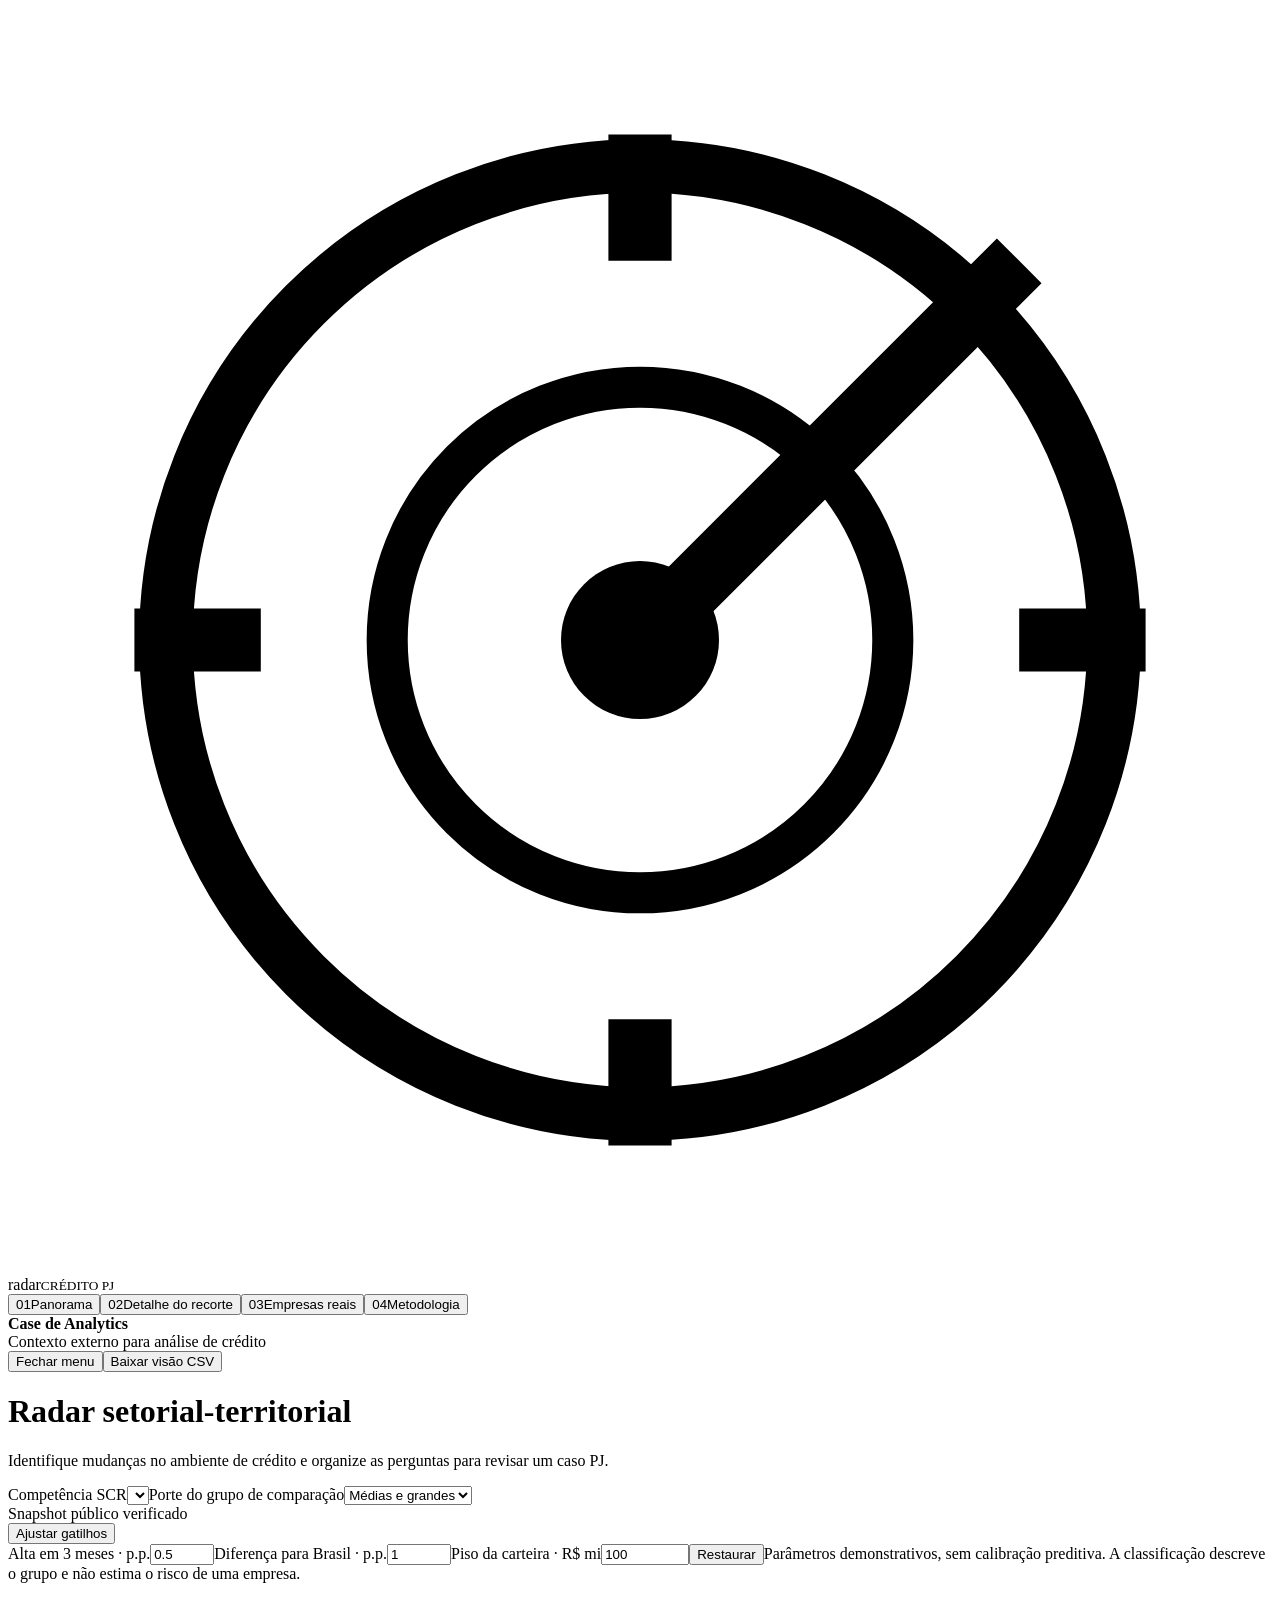
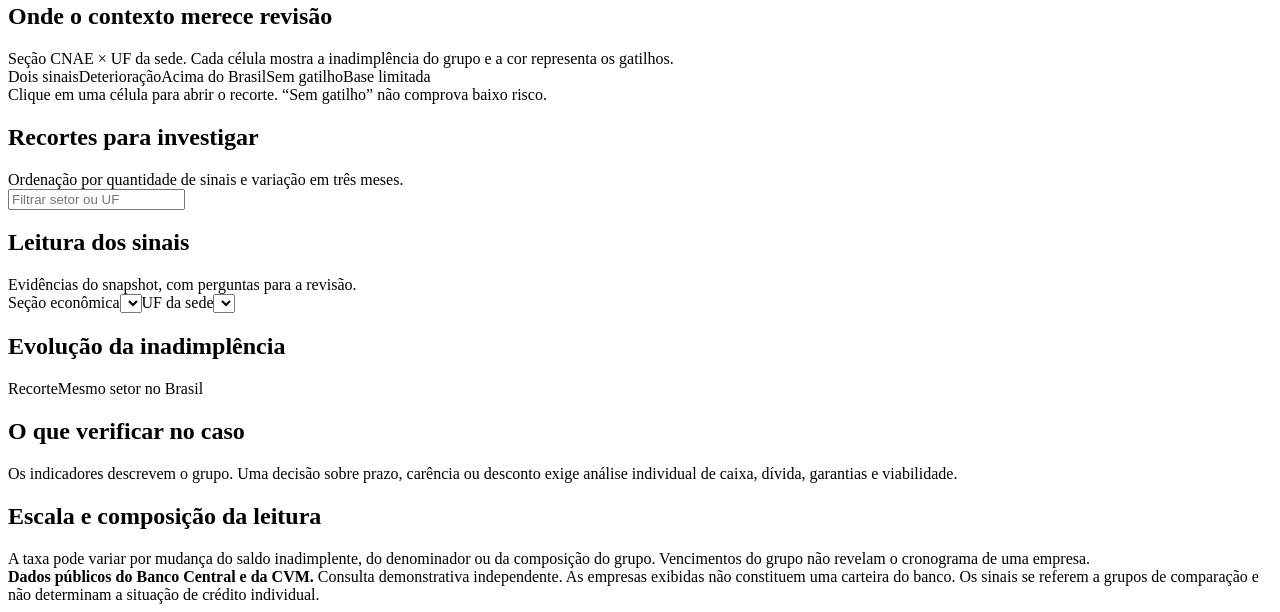
<file: web/index.template.html>
<!doctype html>
<html lang="pt-BR"><head><meta charset="utf-8"><meta name="viewport" content="width=device-width,initial-scale=1"><meta name="description" content="Radar Setorial-Territorial PJ: contexto de crédito com dados públicos do Banco Central e empresas reais da CVM."><title>Radar Setorial-Territorial PJ</title><style>/*__STYLE__*/</style></head>
<body>
<aside class="sidebar" id="side-menu"><div class="brand"><svg viewBox="0 0 40 40" fill="none" aria-hidden="true"><circle cx="20" cy="20" r="15" stroke="currentColor" stroke-width="1.7"/><circle cx="20" cy="20" r="8" stroke="currentColor" stroke-width="1.3"/><path d="M20 20L32 8M20 4v4M4 20h4M20 32v4M32 20h4" stroke="currentColor" stroke-width="2"/><circle cx="20" cy="20" r="2.5" fill="currentColor"/></svg><div>radar<span><small>CRÉDITO PJ</small></span></div></div>
<nav class="nav" aria-label="Visões do radar"><button data-view="overview" class="active"><span>01</span>Panorama</button><button data-view="detail"><span>02</span>Detalhe do recorte</button><button data-view="companies"><span>03</span>Empresas reais</button><button data-view="method"><span>04</span>Metodologia</button></nav>
<div class="sidefoot"><b>Case de Analytics</b></div></aside>
<main class="shell">
<header><div class="topline"><span class="eyebrow">Contexto externo para análise de crédito</span><div class="top-actions"><button class="btn" id="menu-toggle" aria-controls="side-menu" aria-expanded="true">Fechar menu</button><button class="btn primary" id="export-button">Baixar visão CSV</button></div></div><h1 id="page-title">Radar setorial-territorial</h1><p class="subtitle" id="page-subtitle">Identifique mudanças no ambiente de crédito e organize as perguntas para revisar um caso PJ.</p></header>
<section class="filters" aria-label="Filtros e parâmetros"><label class="control">Competência SCR<select id="month-select"></select></label><label class="control">Porte do grupo de comparação<select id="size-select"><option value="mg">Médias e grandes</option><option value="grande">Grandes</option><option value="medio">Médias</option><option value="mp">Micro e pequenas</option><option value="all">Todos os portes</option></select></label><div class="live">Snapshot público verificado</div><button class="rule-toggle" id="rules-toggle" aria-expanded="false">Ajustar gatilhos</button>
<div class="rules" id="rules-panel"><label class="control">Alta em 3 meses · p.p.<input id="delta-input" type="number" min="0.1" max="20" step="0.1" value="0.5"></label><label class="control">Diferença para Brasil · p.p.<input id="gap-input" type="number" min="0.1" max="30" step="0.1" value="1"></label><label class="control">Piso da carteira · R$ mi<input id="material-input" type="number" min="0" max="1000000" step="50" value="100"></label><button class="btn" id="reset-rules">Restaurar</button><span class="caption">Parâmetros demonstrativos, sem calibração preditiva. A classificação descreve o grupo e não estima o risco de uma empresa.</span></div></section>
<section id="overview" class="view active" aria-label="Panorama"><div id="overview-kpis" class="kpis"></div><div class="panel"><div class="panel-head"><div><h2>Onde o contexto merece revisão</h2><div class="caption">Seção CNAE × UF da sede. Cada célula mostra a inadimplência do grupo e a cor representa os gatilhos.</div></div><div class="legend"><span><i class="swatch both"></i>Dois sinais</span><span><i class="swatch recent"></i>Deterioração</span><span><i class="swatch above"></i>Acima do Brasil</span><span><i class="swatch"></i>Sem gatilho</span><span><i class="swatch limited"></i>Base limitada</span></div></div><div class="matrix-wrap" id="heatmap"></div><div class="matrix-foot"><span class="caption">Clique em uma célula para abrir o recorte. “Sem gatilho” não comprova baixo risco.</span><span class="caption" id="matrix-coverage"></span></div></div><div class="cols"><div class="panel"><div class="panel-head"><div><h2>Recortes para investigar</h2><div class="caption">Ordenação por quantidade de sinais e variação em três meses.</div></div><label><input class="text-input" id="ranking-search" placeholder="Filtrar setor ou UF" aria-label="Filtrar ranking"></label></div><div class="table-wrap" id="ranking"></div></div><div class="panel"><h2>Leitura dos sinais</h2><div class="caption">Evidências do snapshot, com perguntas para a revisão.</div><div id="insights"></div></div></div></section>
<section id="detail" class="view" aria-label="Detalhe do recorte"><div class="panel"><div class="drill-controls"><label class="control">Seção econômica<select id="sector-select"></select></label><label class="control">UF da sede<select id="uf-select"></select></label><span id="detail-status"></span></div></div><div id="detail-kpis" class="kpis"></div><div class="cols"><div class="panel"><div class="panel-head"><div><h2>Evolução da inadimplência</h2><div class="caption" id="chart-subtitle"></div></div><div class="legend"><span><i class="swatch" style="background:var(--brand)"></i>Recorte</span><span><i class="swatch" style="background:var(--blue)"></i>Mesmo setor no Brasil</span></div></div><div id="trend-chart"></div><div class="note" id="detail-evidence"></div></div><div class="panel"><h2>O que verificar no caso</h2><div id="detail-questions"></div><div class="note warm">Os indicadores descrevem o grupo. Uma decisão sobre prazo, carência ou desconto exige análise individual de caixa, dívida, garantias e viabilidade.</div></div></div><div class="panel"><h2>Escala e composição da leitura</h2><div id="detail-composition" class="mini-facts"></div><div class="note">A taxa pode variar por mudança do saldo inadimplente, do denominador ou da composição do grupo. Vencimentos do grupo não revelam o cronograma de uma empresa.</div></div></section>
<section id="companies" class="view" aria-label="Consulta por empresa"><div class="company-layout"><div class="company-list" id="company-list"></div><div id="company-detail"></div></div></section>
<section id="method" class="view" aria-label="Metodologia"><div id="method-content"></div></section>
<footer class="footer"><strong>Dados públicos do Banco Central e da CVM.</strong> Consulta demonstrativa independente. As empresas exibidas não constituem uma carteira do banco. Os sinais se referem a grupos de comparação e não determinam a situação de crédito individual.<br><span id="footer-meta"></span></footer>
</main><div id="toast" class="toast hidden" role="status"></div>
<script type="application/json" id="radar-data">/*__DATA__*/</script><script>/*__ENGINE__*/</script><script>/*__DIRECTORY__*/</script><script>/*__PROFILE__*/</script><script>/*__AI__*/</script><script>/*__APP__*/</script>
</body></html>
</file>
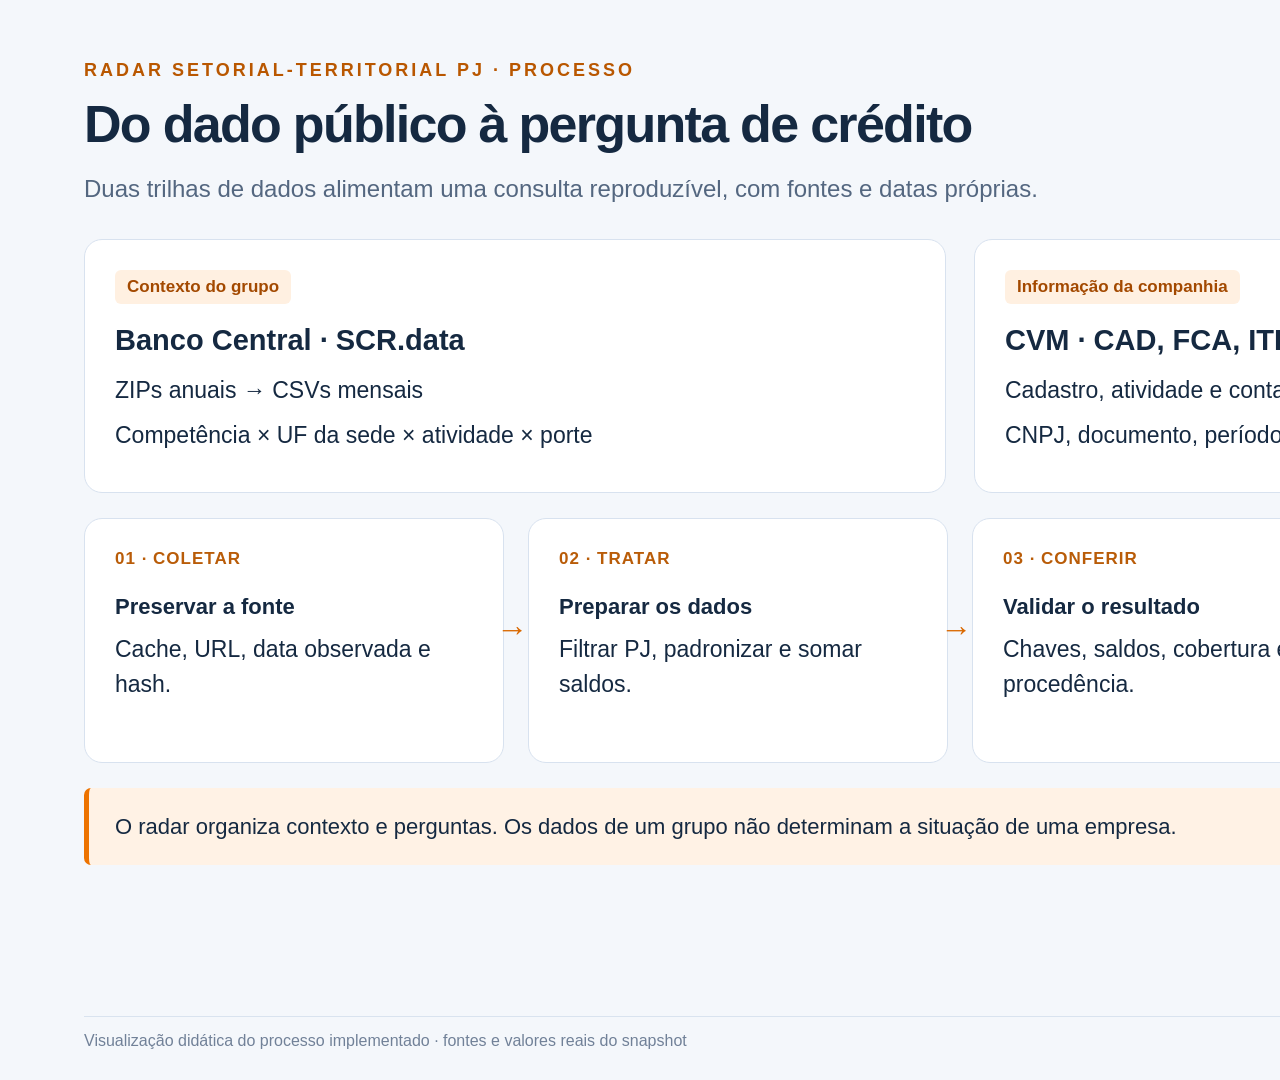
<file: assets/fontes/01_fluxo_dados.html>
<!doctype html><html lang="pt-BR"><meta charset="utf-8"><title>Do dado público à pergunta de crédito</title><style>*{box-sizing:border-box}body{margin:0;background:#f4f7fb;color:#152941;font-family:Segoe UI,Arial,sans-serif}.canvas{width:1920px;height:1080px;padding:60px 84px;position:relative;overflow:hidden}.eyebrow{font-size:18px;letter-spacing:3px;font-weight:650;text-transform:uppercase;color:#b95700;margin-bottom:14px}h1{font-size:52px;line-height:1.12;letter-spacing:-1.7px;margin:0 0 18px;max-width:1700px}h2{font-size:29px;margin:0 0 16px}h3{font-size:22px;margin:0 0 12px}.sub{font-size:24px;color:#546780;line-height:1.5;margin:0 0 32px}.grid{display:grid;grid-template-columns:1fr 1fr;gap:28px}.card{background:white;border:1px solid #d8e2ef;border-radius:18px;padding:30px}.dark{background:#152941;color:#fff;border:0}.dark p{color:#b8cbe0}.card p{font-size:23px;line-height:1.5;margin:10px 0}.accent{color:#d96500}.tag{display:inline-block;font-size:17px;padding:7px 12px;border-radius:6px;background:#fff0e1;color:#a34900;font-weight:600}.flow{display:grid;grid-template-columns:repeat(4,1fr);gap:24px;margin-top:25px}.flow .card{position:relative;min-height:245px}.flow .card:not(:last-child):after{content:'→';position:absolute;right:-25px;top:92px;font-size:32px;color:#da6900;z-index:2}.step{font-size:17px;color:#b95c08;letter-spacing:1px;font-weight:700;margin-bottom:25px}.number{font-size:66px;font-weight:700;letter-spacing:-2px;line-height:1.15}.big{font-size:105px;font-weight:700;letter-spacing:-4px;line-height:1.2}.muted{color:#64768c}.small{font-size:18px!important;line-height:1.55!important}.note{margin-top:25px;padding:22px 26px;border-left:5px solid #ed7300;background:#fff2e5;font-size:22px;line-height:1.5;border-radius:7px}.footer{position:absolute;bottom:30px;left:84px;right:84px;font-size:16px;color:#718198;border-top:1px solid #d9e3ef;padding-top:15px;display:flex;justify-content:space-between}table{border-collapse:collapse;width:100%;font-size:21px}th{text-align:left;font-weight:600;font-size:17px;text-transform:uppercase;letter-spacing:.3px;color:#61758d;background:#f3f6fa}td,th{padding:18px 14px;border-bottom:1px solid #e1e7f0}td.num,th.num{text-align:right;font-variant-numeric:tabular-nums}.mono,pre{font-family:Consolas,monospace}pre{white-space:pre-wrap;background:#14253c;color:#d6e6f9;border-radius:13px;padding:24px;font-size:22px;line-height:1.65;margin:0}.split{display:flex;align-items:center;gap:28px}.pill{background:#e6f1ed;color:#246f5d;font-size:18px;font-weight:600;padding:8px 14px;border-radius:24px}.check{color:#24725f;font-weight:650}.metrics{display:grid;grid-template-columns:repeat(3,1fr);gap:25px;margin-top:25px}.metric{padding:25px;border:1px solid #dce4ee;border-radius:12px}.metric strong{font-size:42px;display:block;margin-top:12px}</style><div class="canvas"><div class="eyebrow">Radar Setorial-Territorial PJ · Processo</div><h1>Do dado público à pergunta de crédito</h1><p class="sub">Duas trilhas de dados alimentam uma consulta reproduzível, com fontes e datas próprias.</p><div class="grid"><div class="card"><span class="tag">Contexto do grupo</span><h2 style="margin-top:20px">Banco Central · SCR.data</h2><p>ZIPs anuais → CSVs mensais</p><p>Competência × UF da sede × atividade × porte</p></div><div class="card"><span class="tag">Informação da companhia</span><h2 style="margin-top:20px">CVM · CAD, FCA, ITR e DFP</h2><p>Cadastro, atividade e contas publicadas</p><p>CNPJ, documento, período, versão e escopo</p></div></div><div class="flow"><div class="card"><div class="step">01 · COLETAR</div><h3>Preservar a fonte</h3><p>Cache, URL, data observada e hash.</p></div><div class="card"><div class="step">02 · TRATAR</div><h3>Preparar os dados</h3><p>Filtrar PJ, padronizar e somar saldos.</p></div><div class="card"><div class="step">03 · CONFERIR</div><h3>Validar o resultado</h3><p>Chaves, saldos, cobertura e procedência.</p></div><div class="card dark"><div class="step">04 · CONSULTAR</div><h3>Explorar a evidência</h3><p>JSON incorporado ao HTML offline.</p></div></div><div class="note">O radar organiza contexto e perguntas. Os dados de um grupo não determinam a situação de uma empresa.</div><div class="footer"><span>Visualização didática do processo implementado · fontes e valores reais do snapshot</span><span>BCB / SCR.data · CVM · 30/10/2026</span></div></div></html>
</file>
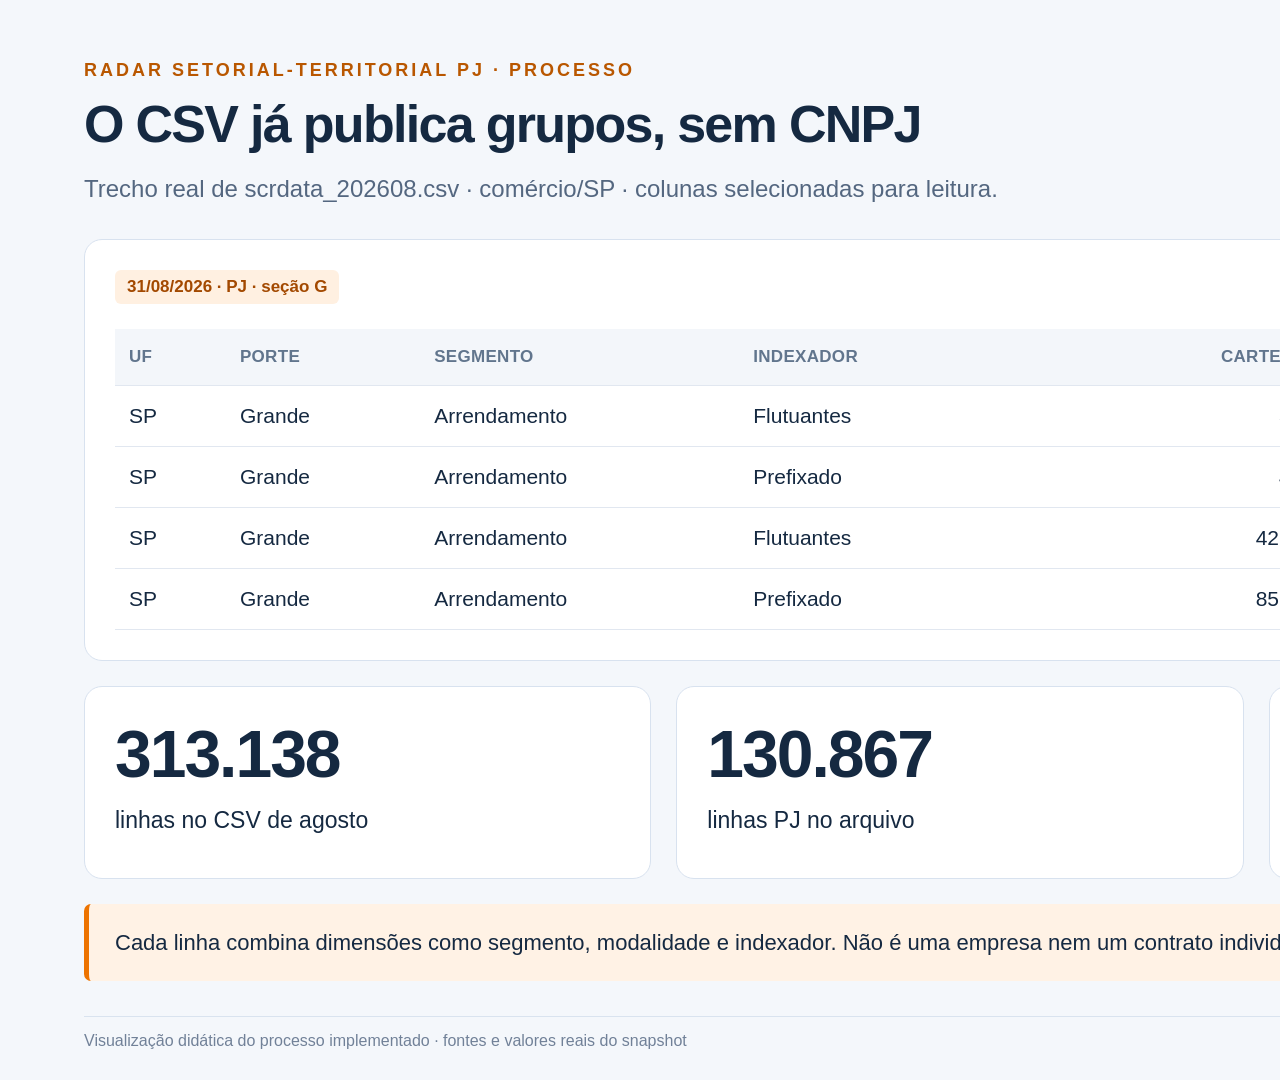
<file: assets/fontes/02_csv_original.html>
<!doctype html><html lang="pt-BR"><meta charset="utf-8"><title>O CSV já publica grupos, sem CNPJ</title><style>*{box-sizing:border-box}body{margin:0;background:#f4f7fb;color:#152941;font-family:Segoe UI,Arial,sans-serif}.canvas{width:1920px;height:1080px;padding:60px 84px;position:relative;overflow:hidden}.eyebrow{font-size:18px;letter-spacing:3px;font-weight:650;text-transform:uppercase;color:#b95700;margin-bottom:14px}h1{font-size:52px;line-height:1.12;letter-spacing:-1.7px;margin:0 0 18px;max-width:1700px}h2{font-size:29px;margin:0 0 16px}h3{font-size:22px;margin:0 0 12px}.sub{font-size:24px;color:#546780;line-height:1.5;margin:0 0 32px}.grid{display:grid;grid-template-columns:1fr 1fr;gap:28px}.card{background:white;border:1px solid #d8e2ef;border-radius:18px;padding:30px}.dark{background:#152941;color:#fff;border:0}.dark p{color:#b8cbe0}.card p{font-size:23px;line-height:1.5;margin:10px 0}.accent{color:#d96500}.tag{display:inline-block;font-size:17px;padding:7px 12px;border-radius:6px;background:#fff0e1;color:#a34900;font-weight:600}.flow{display:grid;grid-template-columns:repeat(4,1fr);gap:24px;margin-top:25px}.flow .card{position:relative;min-height:245px}.flow .card:not(:last-child):after{content:'→';position:absolute;right:-25px;top:92px;font-size:32px;color:#da6900;z-index:2}.step{font-size:17px;color:#b95c08;letter-spacing:1px;font-weight:700;margin-bottom:25px}.number{font-size:66px;font-weight:700;letter-spacing:-2px;line-height:1.15}.big{font-size:105px;font-weight:700;letter-spacing:-4px;line-height:1.2}.muted{color:#64768c}.small{font-size:18px!important;line-height:1.55!important}.note{margin-top:25px;padding:22px 26px;border-left:5px solid #ed7300;background:#fff2e5;font-size:22px;line-height:1.5;border-radius:7px}.footer{position:absolute;bottom:30px;left:84px;right:84px;font-size:16px;color:#718198;border-top:1px solid #d9e3ef;padding-top:15px;display:flex;justify-content:space-between}table{border-collapse:collapse;width:100%;font-size:21px}th{text-align:left;font-weight:600;font-size:17px;text-transform:uppercase;letter-spacing:.3px;color:#61758d;background:#f3f6fa}td,th{padding:18px 14px;border-bottom:1px solid #e1e7f0}td.num,th.num{text-align:right;font-variant-numeric:tabular-nums}.mono,pre{font-family:Consolas,monospace}pre{white-space:pre-wrap;background:#14253c;color:#d6e6f9;border-radius:13px;padding:24px;font-size:22px;line-height:1.65;margin:0}.split{display:flex;align-items:center;gap:28px}.pill{background:#e6f1ed;color:#246f5d;font-size:18px;font-weight:600;padding:8px 14px;border-radius:24px}.check{color:#24725f;font-weight:650}.metrics{display:grid;grid-template-columns:repeat(3,1fr);gap:25px;margin-top:25px}.metric{padding:25px;border:1px solid #dce4ee;border-radius:12px}.metric strong{font-size:42px;display:block;margin-top:12px}</style><div class="canvas"><div class="eyebrow">Radar Setorial-Territorial PJ · Processo</div><h1>O CSV já publica grupos, sem CNPJ</h1><p class="sub">Trecho real de scrdata_202608.csv · comércio/SP · colunas selecionadas para leitura.</p><div class="card"><div class="split" style="justify-content:space-between;margin-bottom:25px"><span class="tag">31/08/2026 · PJ · seção G</span><span class="muted small">Separador ; · UTF-8 · vírgula decimal</span></div><table><tr><th>UF</th><th>Porte</th><th>Segmento</th><th>Indexador</th><th class="num">Carteira ativa · R$</th><th class="num">Inadimplente · R$</th></tr><tr><td>SP</td><td>Grande</td><td>Arrendamento</td><td>Flutuantes</td><td class="num">3.819.589,22</td><td class="num">254.048,03</td></tr><tr><td>SP</td><td>Grande</td><td>Arrendamento</td><td>Prefixado</td><td class="num">4.085.405,34</td><td class="num">0,00</td></tr><tr><td>SP</td><td>Grande</td><td>Arrendamento</td><td>Flutuantes</td><td class="num">429.559.090,47</td><td class="num">0,00</td></tr><tr><td>SP</td><td>Grande</td><td>Arrendamento</td><td>Prefixado</td><td class="num">856.912.475,13</td><td class="num">303.212,01</td></tr></table></div><div class="metrics"><div class="card"><div class="number">313.138</div><p>linhas no CSV de agosto</p></div><div class="card"><div class="number">130.867</div><p>linhas PJ no arquivo</p></div><div class="card"><div class="number accent">428</div><p>linhas de comércio/SP, médias e grandes</p></div></div><div class="note">Cada linha combina dimensões como segmento, modalidade e indexador. Não é uma empresa nem um contrato individual.</div><div class="footer"><span>Visualização didática do processo implementado · fontes e valores reais do snapshot</span><span>BCB / SCR.data · CVM · 30/10/2026</span></div></div></html>
</file>
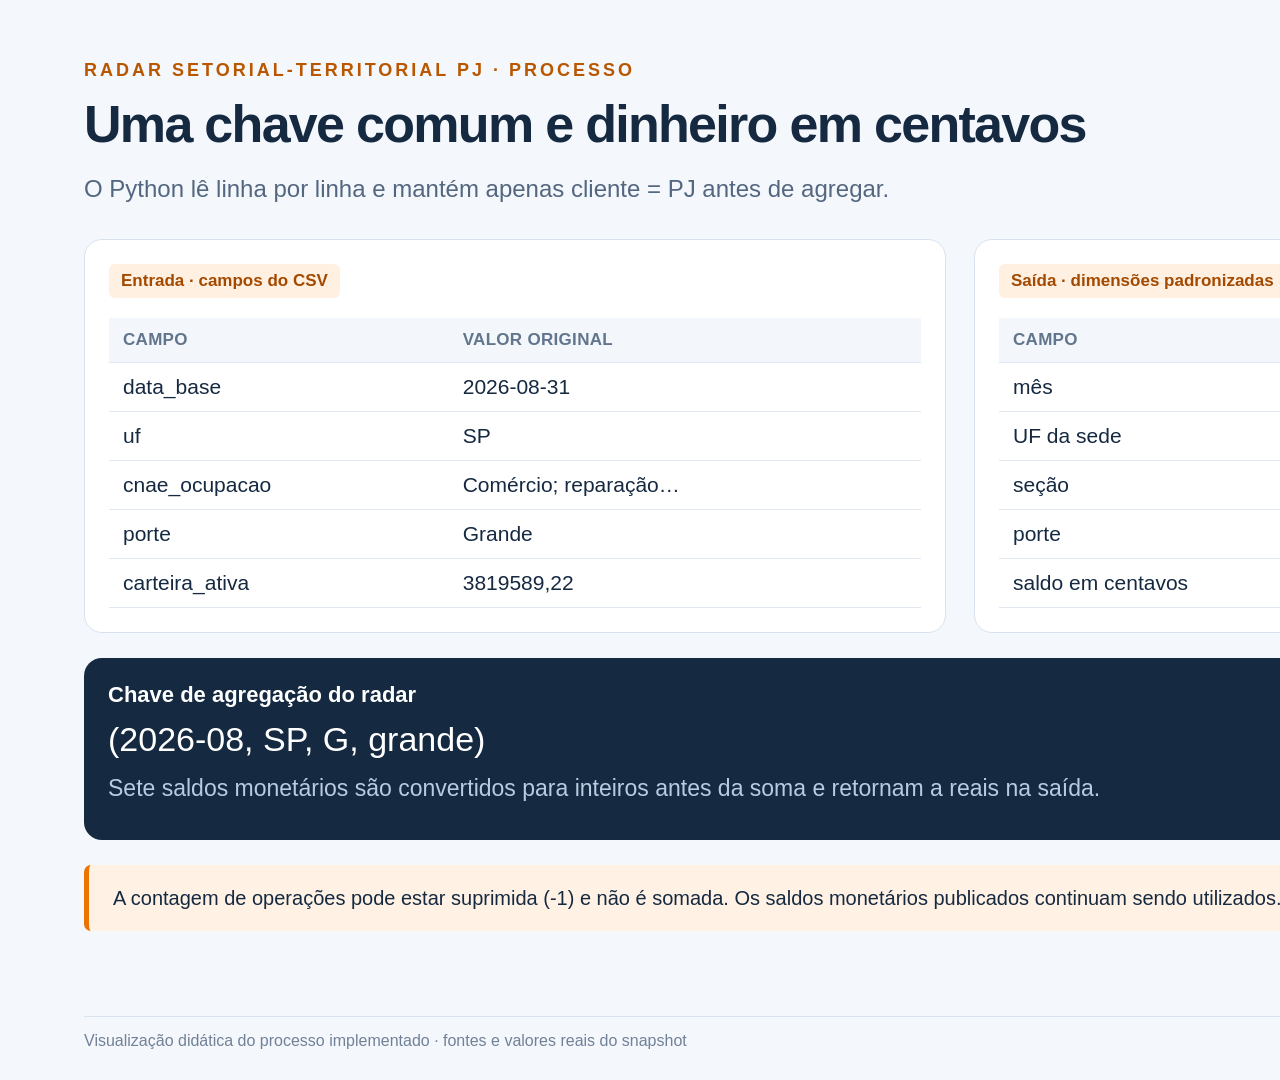
<file: assets/fontes/03_padronizacao.html>
<!doctype html><html lang="pt-BR"><meta charset="utf-8"><title>Uma chave comum e dinheiro em centavos</title><style>*{box-sizing:border-box}body{margin:0;background:#f4f7fb;color:#152941;font-family:Segoe UI,Arial,sans-serif}.canvas{width:1920px;height:1080px;padding:60px 84px;position:relative;overflow:hidden}.eyebrow{font-size:18px;letter-spacing:3px;font-weight:650;text-transform:uppercase;color:#b95700;margin-bottom:14px}h1{font-size:52px;line-height:1.12;letter-spacing:-1.7px;margin:0 0 18px;max-width:1700px}h2{font-size:29px;margin:0 0 16px}h3{font-size:22px;margin:0 0 12px}.sub{font-size:24px;color:#546780;line-height:1.5;margin:0 0 32px}.grid{display:grid;grid-template-columns:1fr 1fr;gap:28px}.card{background:white;border:1px solid #d8e2ef;border-radius:18px;padding:30px}.dark{background:#152941;color:#fff;border:0}.dark p{color:#b8cbe0}.card p{font-size:23px;line-height:1.5;margin:10px 0}.accent{color:#d96500}.tag{display:inline-block;font-size:17px;padding:7px 12px;border-radius:6px;background:#fff0e1;color:#a34900;font-weight:600}.flow{display:grid;grid-template-columns:repeat(4,1fr);gap:24px;margin-top:25px}.flow .card{position:relative;min-height:245px}.flow .card:not(:last-child):after{content:'→';position:absolute;right:-25px;top:92px;font-size:32px;color:#da6900;z-index:2}.step{font-size:17px;color:#b95c08;letter-spacing:1px;font-weight:700;margin-bottom:25px}.number{font-size:66px;font-weight:700;letter-spacing:-2px;line-height:1.15}.big{font-size:105px;font-weight:700;letter-spacing:-4px;line-height:1.2}.muted{color:#64768c}.small{font-size:18px!important;line-height:1.55!important}.note{margin-top:25px;padding:22px 26px;border-left:5px solid #ed7300;background:#fff2e5;font-size:22px;line-height:1.5;border-radius:7px}.footer{position:absolute;bottom:30px;left:84px;right:84px;font-size:16px;color:#718198;border-top:1px solid #d9e3ef;padding-top:15px;display:flex;justify-content:space-between}table{border-collapse:collapse;width:100%;font-size:21px}th{text-align:left;font-weight:600;font-size:17px;text-transform:uppercase;letter-spacing:.3px;color:#61758d;background:#f3f6fa}td,th{padding:18px 14px;border-bottom:1px solid #e1e7f0}td.num,th.num{text-align:right;font-variant-numeric:tabular-nums}.mono,pre{font-family:Consolas,monospace}pre{white-space:pre-wrap;background:#14253c;color:#d6e6f9;border-radius:13px;padding:24px;font-size:22px;line-height:1.65;margin:0}.split{display:flex;align-items:center;gap:28px}.pill{background:#e6f1ed;color:#246f5d;font-size:18px;font-weight:600;padding:8px 14px;border-radius:24px}.check{color:#24725f;font-weight:650}.metrics{display:grid;grid-template-columns:repeat(3,1fr);gap:25px;margin-top:25px}.metric{padding:25px;border:1px solid #dce4ee;border-radius:12px}.metric strong{font-size:42px;display:block;margin-top:12px}td,th{padding:12px 14px}.card{padding:24px}.note{font-size:20px;padding:18px 24px}</style><div class="canvas"><div class="eyebrow">Radar Setorial-Territorial PJ · Processo</div><h1>Uma chave comum e dinheiro em centavos</h1><p class="sub">O Python lê linha por linha e mantém apenas cliente = PJ antes de agregar.</p><div class="grid"><div class="card"><span class="tag">Entrada · campos do CSV</span><table style="margin-top:20px"><tr><th>Campo</th><th>Valor original</th></tr><tr><td>data_base</td><td>2026-08-31</td></tr><tr><td>uf</td><td>SP</td></tr><tr><td>cnae_ocupacao</td><td>Comércio; reparação…</td></tr><tr><td>porte</td><td>Grande</td></tr><tr><td>carteira_ativa</td><td>3819589,22</td></tr></table></div><div class="card"><span class="tag">Saída · dimensões padronizadas</span><table style="margin-top:20px"><tr><th>Campo</th><th>Valor tratado</th></tr><tr><td>mês</td><td>2026-08</td></tr><tr><td>UF da sede</td><td>SP</td></tr><tr><td>seção</td><td>G</td></tr><tr><td>porte</td><td>grande</td></tr><tr><td>saldo em centavos</td><td>381958922</td></tr></table></div></div><div class="card dark" style="margin-top:25px"><h3>Chave de agregação do radar</h3><div style="font-size:34px;margin:12px 0">(2026-08, SP, G, grande)</div><p>Sete saldos monetários são convertidos para inteiros antes da soma e retornam a reais na saída.</p></div><div class="note">A contagem de operações pode estar suprimida (-1) e não é somada. Os saldos monetários publicados continuam sendo utilizados.</div><div class="footer"><span>Visualização didática do processo implementado · fontes e valores reais do snapshot</span><span>BCB / SCR.data · CVM · 30/10/2026</span></div></div></html>
</file>
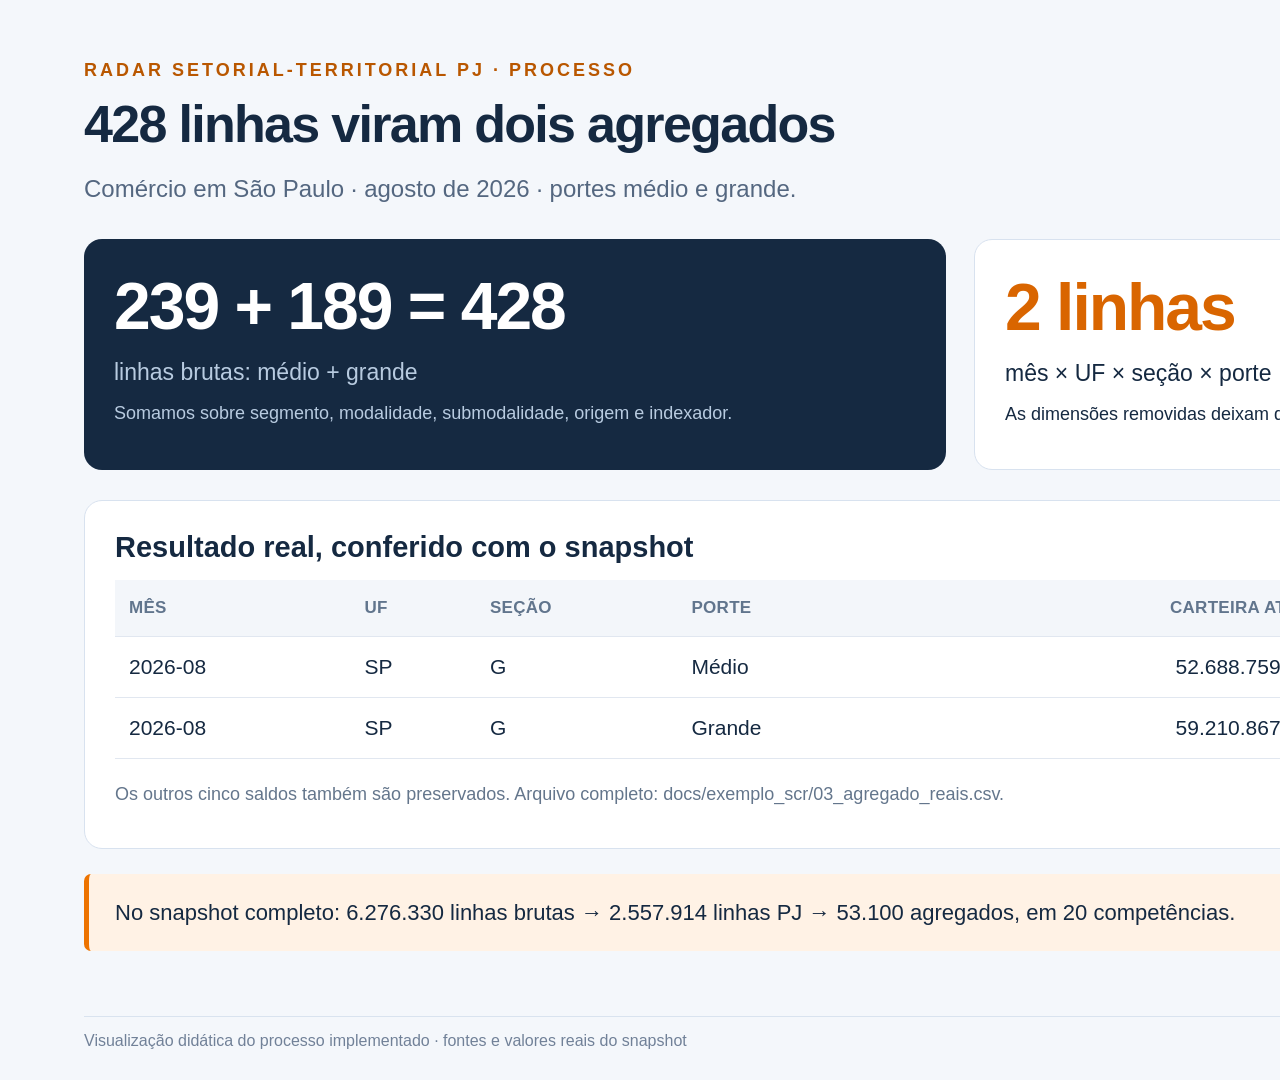
<file: assets/fontes/04_agregacao.html>
<!doctype html><html lang="pt-BR"><meta charset="utf-8"><title>428 linhas viram dois agregados</title><style>*{box-sizing:border-box}body{margin:0;background:#f4f7fb;color:#152941;font-family:Segoe UI,Arial,sans-serif}.canvas{width:1920px;height:1080px;padding:60px 84px;position:relative;overflow:hidden}.eyebrow{font-size:18px;letter-spacing:3px;font-weight:650;text-transform:uppercase;color:#b95700;margin-bottom:14px}h1{font-size:52px;line-height:1.12;letter-spacing:-1.7px;margin:0 0 18px;max-width:1700px}h2{font-size:29px;margin:0 0 16px}h3{font-size:22px;margin:0 0 12px}.sub{font-size:24px;color:#546780;line-height:1.5;margin:0 0 32px}.grid{display:grid;grid-template-columns:1fr 1fr;gap:28px}.card{background:white;border:1px solid #d8e2ef;border-radius:18px;padding:30px}.dark{background:#152941;color:#fff;border:0}.dark p{color:#b8cbe0}.card p{font-size:23px;line-height:1.5;margin:10px 0}.accent{color:#d96500}.tag{display:inline-block;font-size:17px;padding:7px 12px;border-radius:6px;background:#fff0e1;color:#a34900;font-weight:600}.flow{display:grid;grid-template-columns:repeat(4,1fr);gap:24px;margin-top:25px}.flow .card{position:relative;min-height:245px}.flow .card:not(:last-child):after{content:'→';position:absolute;right:-25px;top:92px;font-size:32px;color:#da6900;z-index:2}.step{font-size:17px;color:#b95c08;letter-spacing:1px;font-weight:700;margin-bottom:25px}.number{font-size:66px;font-weight:700;letter-spacing:-2px;line-height:1.15}.big{font-size:105px;font-weight:700;letter-spacing:-4px;line-height:1.2}.muted{color:#64768c}.small{font-size:18px!important;line-height:1.55!important}.note{margin-top:25px;padding:22px 26px;border-left:5px solid #ed7300;background:#fff2e5;font-size:22px;line-height:1.5;border-radius:7px}.footer{position:absolute;bottom:30px;left:84px;right:84px;font-size:16px;color:#718198;border-top:1px solid #d9e3ef;padding-top:15px;display:flex;justify-content:space-between}table{border-collapse:collapse;width:100%;font-size:21px}th{text-align:left;font-weight:600;font-size:17px;text-transform:uppercase;letter-spacing:.3px;color:#61758d;background:#f3f6fa}td,th{padding:18px 14px;border-bottom:1px solid #e1e7f0}td.num,th.num{text-align:right;font-variant-numeric:tabular-nums}.mono,pre{font-family:Consolas,monospace}pre{white-space:pre-wrap;background:#14253c;color:#d6e6f9;border-radius:13px;padding:24px;font-size:22px;line-height:1.65;margin:0}.split{display:flex;align-items:center;gap:28px}.pill{background:#e6f1ed;color:#246f5d;font-size:18px;font-weight:600;padding:8px 14px;border-radius:24px}.check{color:#24725f;font-weight:650}.metrics{display:grid;grid-template-columns:repeat(3,1fr);gap:25px;margin-top:25px}.metric{padding:25px;border:1px solid #dce4ee;border-radius:12px}.metric strong{font-size:42px;display:block;margin-top:12px}</style><div class="canvas"><div class="eyebrow">Radar Setorial-Territorial PJ · Processo</div><h1>428 linhas viram dois agregados</h1><p class="sub">Comércio em São Paulo · agosto de 2026 · portes médio e grande.</p><div class="grid"><div class="card dark"><div class="number">239 + 189 = 428</div><p>linhas brutas: médio + grande</p><p class="small">Somamos sobre segmento, modalidade, submodalidade, origem e indexador.</p></div><div class="card"><div class="number accent">2 linhas</div><p>mês × UF × seção × porte</p><p class="small">As dimensões removidas deixam de ser filtros na consulta do radar.</p></div></div><div class="card" style="margin-top:30px"><h2>Resultado real, conferido com o snapshot</h2><table><tr><th>Mês</th><th>UF</th><th>Seção</th><th>Porte</th><th class="num">Carteira ativa · R$</th><th class="num">Inadimplente · R$</th></tr><tr><td>2026-08</td><td>SP</td><td>G</td><td>Médio</td><td class="num">52.688.759.793,28</td><td class="num">3.361.045.959,87</td></tr><tr><td>2026-08</td><td>SP</td><td>G</td><td>Grande</td><td class="num">59.210.867.162,45</td><td class="num">1.638.438.637,11</td></tr></table><p class="small muted" style="margin-top:22px">Os outros cinco saldos também são preservados. Arquivo completo: docs/exemplo_scr/03_agregado_reais.csv.</p></div><div class="note">No snapshot completo: 6.276.330 linhas brutas → 2.557.914 linhas PJ → 53.100 agregados, em 20 competências.</div><div class="footer"><span>Visualização didática do processo implementado · fontes e valores reais do snapshot</span><span>BCB / SCR.data · CVM · 30/10/2026</span></div></div></html>
</file>
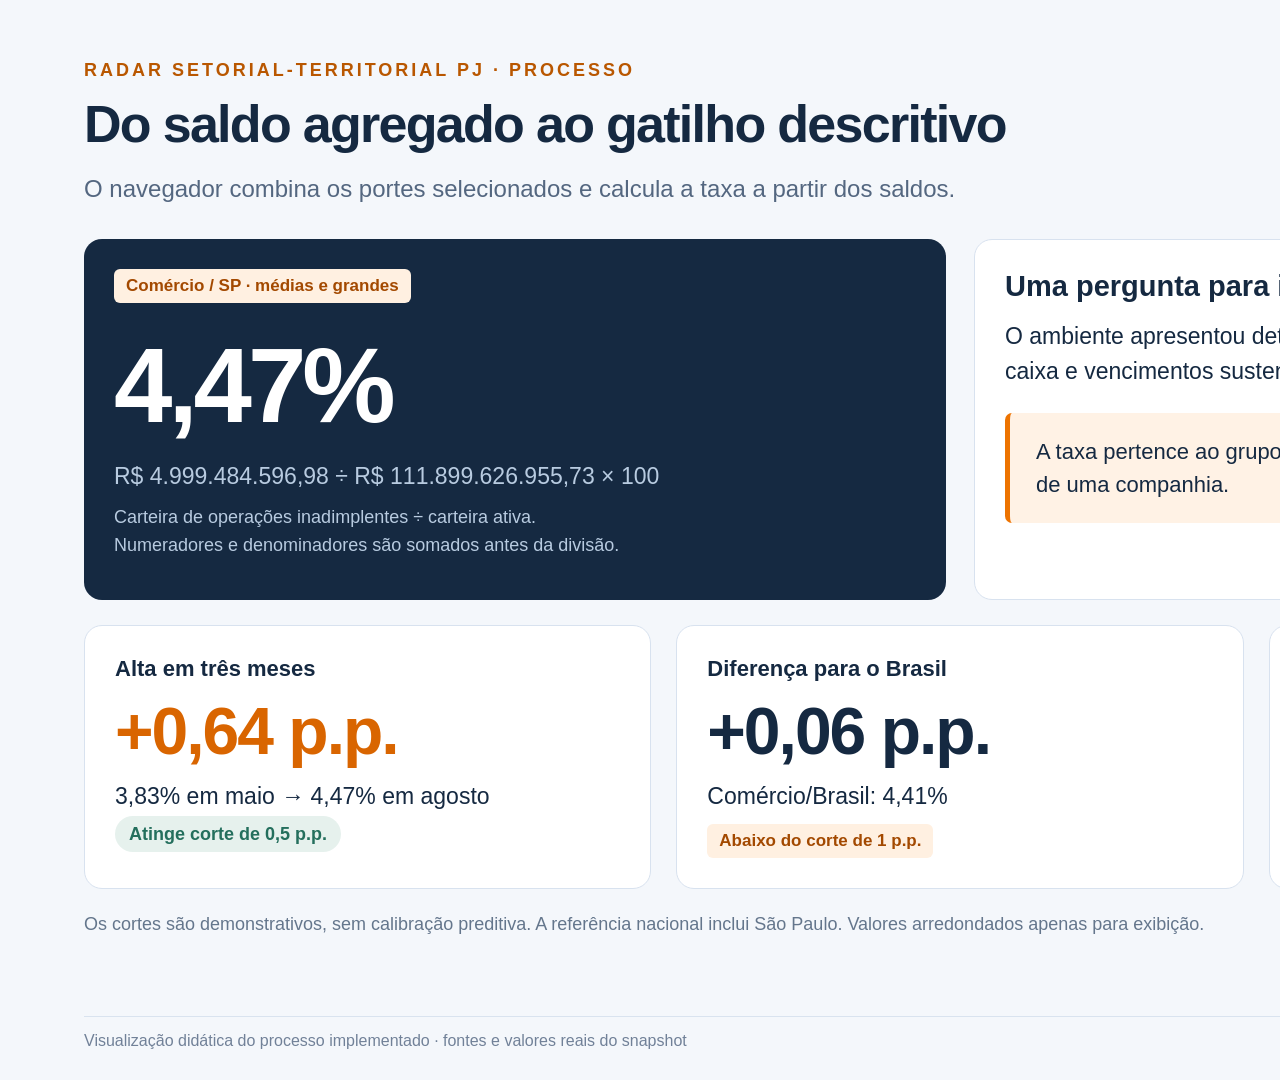
<file: assets/fontes/05_calculo_gatilho.html>
<!doctype html><html lang="pt-BR"><meta charset="utf-8"><title>Do saldo agregado ao gatilho descritivo</title><style>*{box-sizing:border-box}body{margin:0;background:#f4f7fb;color:#152941;font-family:Segoe UI,Arial,sans-serif}.canvas{width:1920px;height:1080px;padding:60px 84px;position:relative;overflow:hidden}.eyebrow{font-size:18px;letter-spacing:3px;font-weight:650;text-transform:uppercase;color:#b95700;margin-bottom:14px}h1{font-size:52px;line-height:1.12;letter-spacing:-1.7px;margin:0 0 18px;max-width:1700px}h2{font-size:29px;margin:0 0 16px}h3{font-size:22px;margin:0 0 12px}.sub{font-size:24px;color:#546780;line-height:1.5;margin:0 0 32px}.grid{display:grid;grid-template-columns:1fr 1fr;gap:28px}.card{background:white;border:1px solid #d8e2ef;border-radius:18px;padding:30px}.dark{background:#152941;color:#fff;border:0}.dark p{color:#b8cbe0}.card p{font-size:23px;line-height:1.5;margin:10px 0}.accent{color:#d96500}.tag{display:inline-block;font-size:17px;padding:7px 12px;border-radius:6px;background:#fff0e1;color:#a34900;font-weight:600}.flow{display:grid;grid-template-columns:repeat(4,1fr);gap:24px;margin-top:25px}.flow .card{position:relative;min-height:245px}.flow .card:not(:last-child):after{content:'→';position:absolute;right:-25px;top:92px;font-size:32px;color:#da6900;z-index:2}.step{font-size:17px;color:#b95c08;letter-spacing:1px;font-weight:700;margin-bottom:25px}.number{font-size:66px;font-weight:700;letter-spacing:-2px;line-height:1.15}.big{font-size:105px;font-weight:700;letter-spacing:-4px;line-height:1.2}.muted{color:#64768c}.small{font-size:18px!important;line-height:1.55!important}.note{margin-top:25px;padding:22px 26px;border-left:5px solid #ed7300;background:#fff2e5;font-size:22px;line-height:1.5;border-radius:7px}.footer{position:absolute;bottom:30px;left:84px;right:84px;font-size:16px;color:#718198;border-top:1px solid #d9e3ef;padding-top:15px;display:flex;justify-content:space-between}table{border-collapse:collapse;width:100%;font-size:21px}th{text-align:left;font-weight:600;font-size:17px;text-transform:uppercase;letter-spacing:.3px;color:#61758d;background:#f3f6fa}td,th{padding:18px 14px;border-bottom:1px solid #e1e7f0}td.num,th.num{text-align:right;font-variant-numeric:tabular-nums}.mono,pre{font-family:Consolas,monospace}pre{white-space:pre-wrap;background:#14253c;color:#d6e6f9;border-radius:13px;padding:24px;font-size:22px;line-height:1.65;margin:0}.split{display:flex;align-items:center;gap:28px}.pill{background:#e6f1ed;color:#246f5d;font-size:18px;font-weight:600;padding:8px 14px;border-radius:24px}.check{color:#24725f;font-weight:650}.metrics{display:grid;grid-template-columns:repeat(3,1fr);gap:25px;margin-top:25px}.metric{padding:25px;border:1px solid #dce4ee;border-radius:12px}.metric strong{font-size:42px;display:block;margin-top:12px}</style><div class="canvas"><div class="eyebrow">Radar Setorial-Territorial PJ · Processo</div><h1>Do saldo agregado ao gatilho descritivo</h1><p class="sub">O navegador combina os portes selecionados e calcula a taxa a partir dos saldos.</p><div class="grid"><div class="card dark"><span class="tag">Comércio / SP · médias e grandes</span><div class="big" style="margin-top:20px">4,47%</div><p>R$ 4.999.484.596,98 ÷ R$ 111.899.626.955,73 × 100</p><p class="small">Carteira de operações inadimplentes ÷ carteira ativa.<br>Numeradores e denominadores são somados antes da divisão.</p></div><div class="card"><h2>Uma pergunta para investigar</h2><p>O ambiente apresentou deterioração recente. Como estoque, recebíveis, caixa e vencimentos sustentam as premissas da empresa?</p><div class="note">A taxa pertence ao grupo de comparação. Não é a probabilidade de default de uma companhia.</div></div></div><div class="metrics"><div class="card"><h3>Alta em três meses</h3><div class="number accent">+0,64 p.p.</div><p>3,83% em maio → 4,47% em agosto</p><span class="pill">Atinge corte de 0,5 p.p.</span></div><div class="card"><h3>Diferença para o Brasil</h3><div class="number">+0,06 p.p.</div><p>Comércio/Brasil: 4,41%</p><span class="tag">Abaixo do corte de 1 p.p.</span></div><div class="card"><h3>Classificação do protótipo</h3><p style="font-size:32px;font-weight:650">Deterioração recente</p><p>Piso e histórico atendidos. Um sinal acionado.</p></div></div><p class="small muted" style="margin-top:22px">Os cortes são demonstrativos, sem calibração preditiva. A referência nacional inclui São Paulo. Valores arredondados apenas para exibição.</p><div class="footer"><span>Visualização didática do processo implementado · fontes e valores reais do snapshot</span><span>BCB / SCR.data · CVM · 30/10/2026</span></div></div></html>
</file>
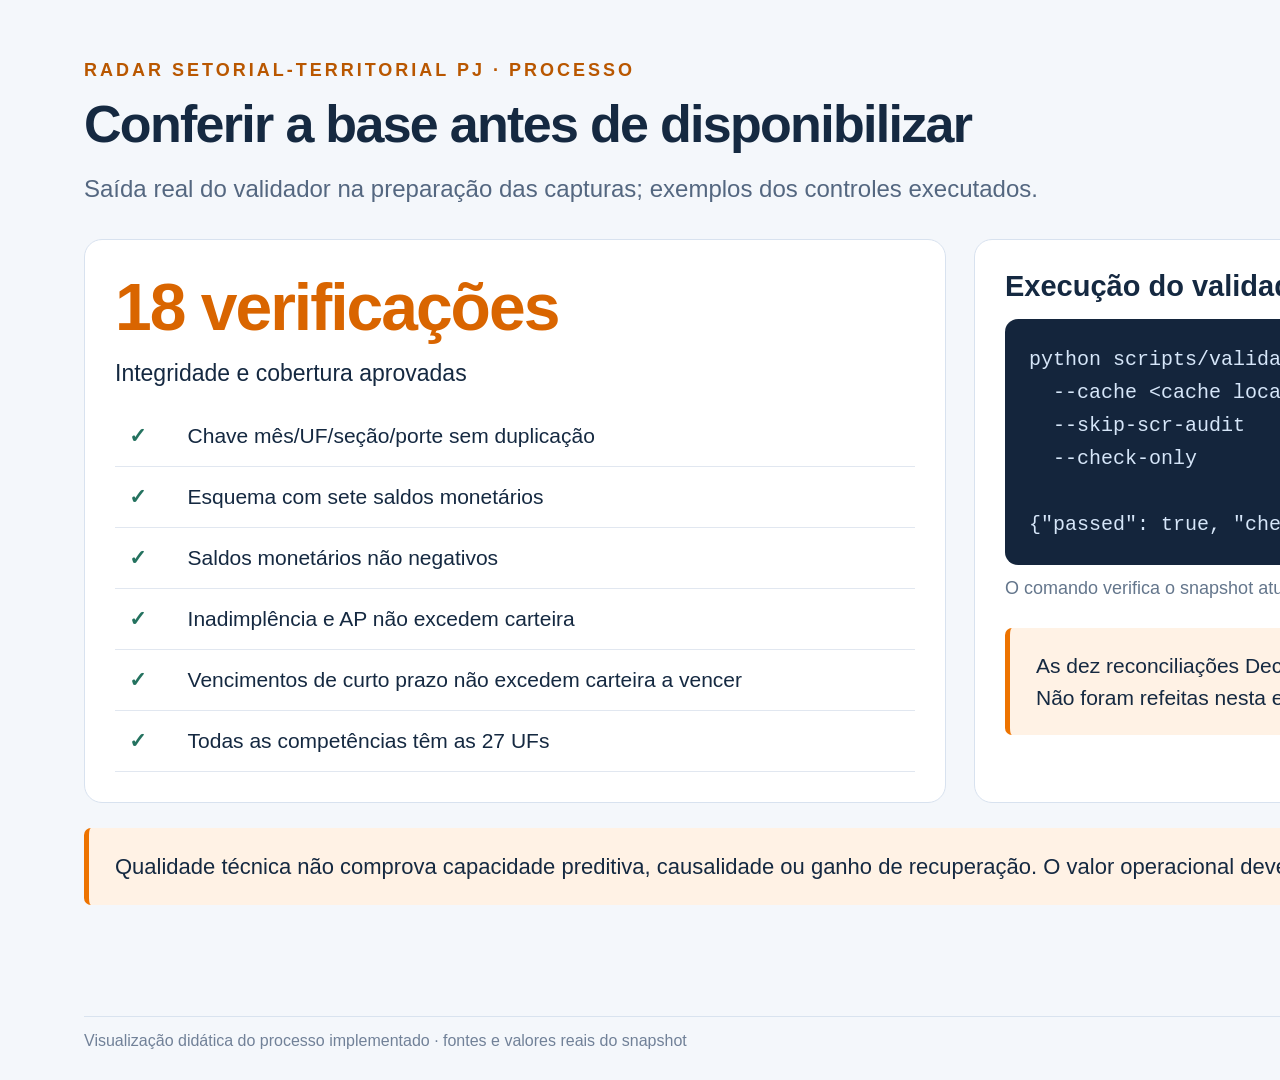
<file: assets/fontes/06_validacao.html>
<!doctype html><html lang="pt-BR"><meta charset="utf-8"><title>Conferir a base antes de disponibilizar</title><style>*{box-sizing:border-box}body{margin:0;background:#f4f7fb;color:#152941;font-family:Segoe UI,Arial,sans-serif}.canvas{width:1920px;height:1080px;padding:60px 84px;position:relative;overflow:hidden}.eyebrow{font-size:18px;letter-spacing:3px;font-weight:650;text-transform:uppercase;color:#b95700;margin-bottom:14px}h1{font-size:52px;line-height:1.12;letter-spacing:-1.7px;margin:0 0 18px;max-width:1700px}h2{font-size:29px;margin:0 0 16px}h3{font-size:22px;margin:0 0 12px}.sub{font-size:24px;color:#546780;line-height:1.5;margin:0 0 32px}.grid{display:grid;grid-template-columns:1fr 1fr;gap:28px}.card{background:white;border:1px solid #d8e2ef;border-radius:18px;padding:30px}.dark{background:#152941;color:#fff;border:0}.dark p{color:#b8cbe0}.card p{font-size:23px;line-height:1.5;margin:10px 0}.accent{color:#d96500}.tag{display:inline-block;font-size:17px;padding:7px 12px;border-radius:6px;background:#fff0e1;color:#a34900;font-weight:600}.flow{display:grid;grid-template-columns:repeat(4,1fr);gap:24px;margin-top:25px}.flow .card{position:relative;min-height:245px}.flow .card:not(:last-child):after{content:'→';position:absolute;right:-25px;top:92px;font-size:32px;color:#da6900;z-index:2}.step{font-size:17px;color:#b95c08;letter-spacing:1px;font-weight:700;margin-bottom:25px}.number{font-size:66px;font-weight:700;letter-spacing:-2px;line-height:1.15}.big{font-size:105px;font-weight:700;letter-spacing:-4px;line-height:1.2}.muted{color:#64768c}.small{font-size:18px!important;line-height:1.55!important}.note{margin-top:25px;padding:22px 26px;border-left:5px solid #ed7300;background:#fff2e5;font-size:22px;line-height:1.5;border-radius:7px}.footer{position:absolute;bottom:30px;left:84px;right:84px;font-size:16px;color:#718198;border-top:1px solid #d9e3ef;padding-top:15px;display:flex;justify-content:space-between}table{border-collapse:collapse;width:100%;font-size:21px}th{text-align:left;font-weight:600;font-size:17px;text-transform:uppercase;letter-spacing:.3px;color:#61758d;background:#f3f6fa}td,th{padding:18px 14px;border-bottom:1px solid #e1e7f0}td.num,th.num{text-align:right;font-variant-numeric:tabular-nums}.mono,pre{font-family:Consolas,monospace}pre{white-space:pre-wrap;background:#14253c;color:#d6e6f9;border-radius:13px;padding:24px;font-size:22px;line-height:1.65;margin:0}.split{display:flex;align-items:center;gap:28px}.pill{background:#e6f1ed;color:#246f5d;font-size:18px;font-weight:600;padding:8px 14px;border-radius:24px}.check{color:#24725f;font-weight:650}.metrics{display:grid;grid-template-columns:repeat(3,1fr);gap:25px;margin-top:25px}.metric{padding:25px;border:1px solid #dce4ee;border-radius:12px}.metric strong{font-size:42px;display:block;margin-top:12px}</style><div class="canvas"><div class="eyebrow">Radar Setorial-Territorial PJ · Processo</div><h1>Conferir a base antes de disponibilizar</h1><p class="sub">Saída real do validador na preparação das capturas; exemplos dos controles executados.</p><div class="grid"><div class="card"><div class="number accent">18 verificações</div><p>Integridade e cobertura aprovadas</p><table style="margin-top:15px"><tr><td class="check">✓</td><td>Chave mês/UF/seção/porte sem duplicação</td></tr><tr><td class="check">✓</td><td>Esquema com sete saldos monetários</td></tr><tr><td class="check">✓</td><td>Saldos monetários não negativos</td></tr><tr><td class="check">✓</td><td>Inadimplência e AP não excedem carteira</td></tr><tr><td class="check">✓</td><td>Vencimentos de curto prazo não excedem carteira a vencer</td></tr><tr><td class="check">✓</td><td>Todas as competências têm as 27 UFs</td></tr></table></div><div class="card"><h2>Execução do validador</h2><pre style="font-size:20px">python scripts/validate.py
  --cache &lt;cache local&gt;
  --skip-scr-audit
  --check-only

{&quot;passed&quot;: true, &quot;checks&quot;: 18, &quot;raw_audits&quot;: 0}</pre><p class="small muted">O comando verifica o snapshot atual e não substitui o relatório incluído.</p><div class="note" style="font-size:21px">As dez reconciliações Decimal SCR são evidências históricas preservadas. Não foram refeitas nesta execução.</div></div></div><div class="note">Qualidade técnica não comprova capacidade preditiva, causalidade ou ganho de recuperação. O valor operacional deve ser avaliado em piloto.</div><div class="footer"><span>Visualização didática do processo implementado · fontes e valores reais do snapshot</span><span>BCB / SCR.data · CVM · 30/10/2026</span></div></div></html>
</file>
